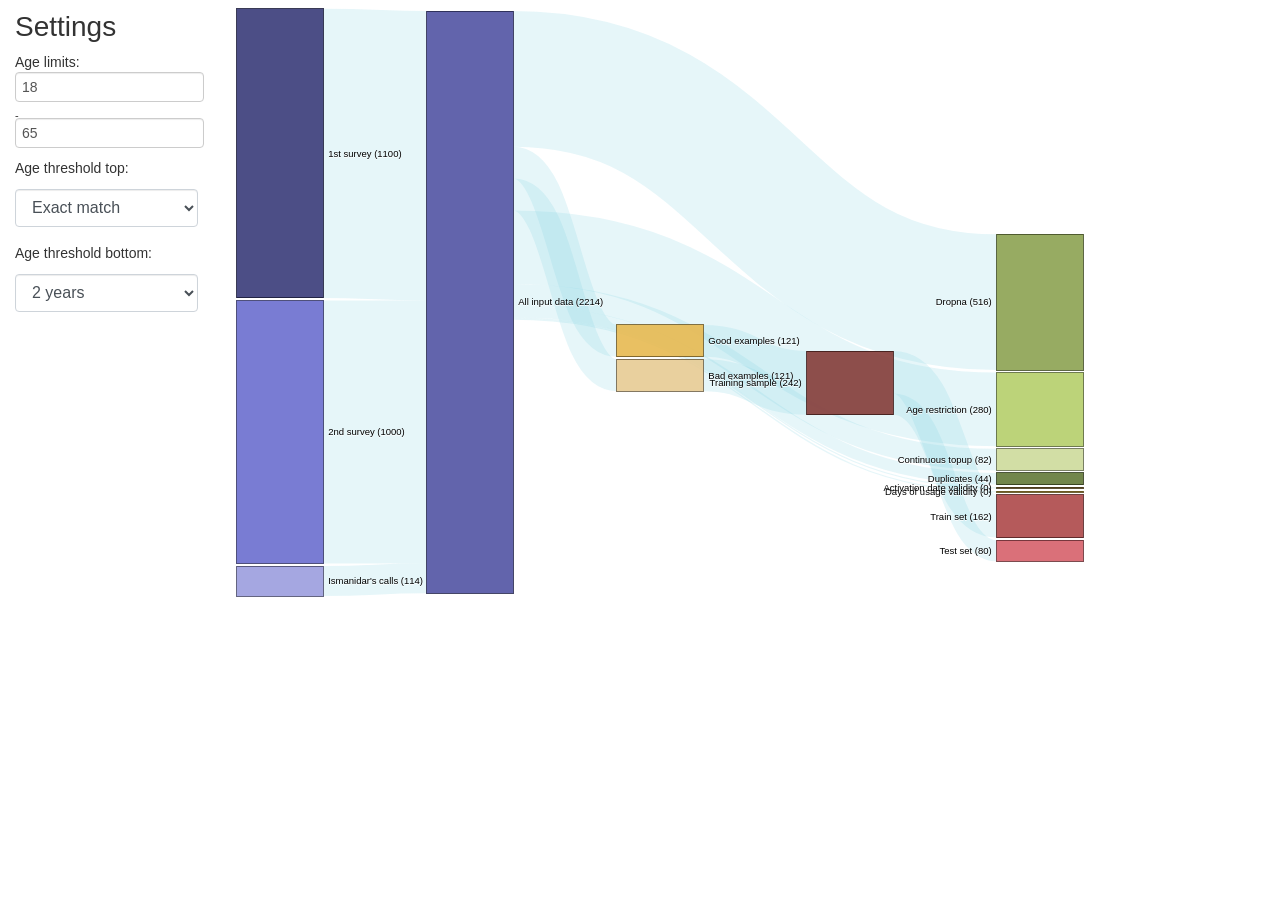
<file: sankey/index.html>
<!DOCTYPE html>
<html>
	<head>
		<meta http-equiv="Content-Type" content="text/html;charset=utf-8">
		<meta name="viewport" content="width=device-width, initial-scale=1.0" />

		<!-- CSS -->
		<link rel="stylesheet" href="https://stackpath.bootstrapcdn.com/bootstrap/4.3.1/css/bootstrap.min.css" integrity="sha384-ggOyR0iXCbMQv3Xipma34MD+dH/1fQ784/j6cY/iJTQUOhcWr7x9JvoRxT2MZw1T" crossorigin="anonymous">
		<link href="public/css/basic.css" rel="stylesheet" />
		<style>
			.container {
				max-width: 100%;
			}

			.settings {
				margin-top: 10px;
			}
		</style>

		<!-- Javascript -->
		<script type="text/javascript" src="public/js/vendor/d3.js"></script>
		<script type="text/javascript" src="public/js/vendor/sankey.js"></script>
	</head>
	<body>
		<div class="container">
			<div class="row">
				<div class="col-2 settings">
					<h3>Settings</h3>
					<div class="form-inline">
						<label>Age limits:</label><br/>
						<input type="number" value="18"> - <input type="number" value="65">
					</div>
					
					<div class="form-group">
						<label for="age_threshold_top">Age threshold top:</label><br/>
						<select class="form-control">
							<option>Exact match</option>
							<option>2 years</option>
							<option>5 years</option>
							<option>6 years</option>
							<option>7 years</option>
							<option>8 years</option>
							<option>9 years</option>
						</select>
					</div>

					<div class="form-group">
						<label for="age_threshold_top">Age threshold bottom:</label><br/>
						<select class="form-control">
							<option>2 years</option>
							<option>5 years</option>
							<option>6 years</option>
							<option>7 years</option>
							<option>8 years</option>
							<option>9 years</option>
							<option>10 years</option>
						</select>
					</div>
				
					<!--
					is_na, age, is_topup_continuous, activation_validity_date, days of usage validity
					-->
				</div>
				<div class="col-10">
					<div id="chart"></div>
				</div>
			</div>
		</div>

		<script>
			var margin = {top: 10, right: 10, bottom: 10, left: 10},
				width = 1000 - margin.left - margin.right,
				height = 700 - margin.top - margin.bottom;

			var formatNumber = d3.format(",.0f"), 
				format = function(d) { return formatNumber(d); },
				color = d3.scale.category20b();

			var svg = d3.select("#chart").append("svg")
				.attr("width", '100%')
				.attr("data-height", '0.5678')
				.attr("viewBox",'0 0 1200 900')
				.append("g")
				.attr("transform", "translate(" + margin.left + "," + margin.top + ")");

			var sankey = d3.sankey()
				.nodeWidth(100)
				.nodePadding(3)
				.size([width, height]);

			var path = sankey.link();

			var data = [
				{
					"source": "1st survey",
					"target": "All input data",
					"value": 1100
					
				},{
					"source": "2nd survey",
					"target": "All input data",
					"value": 1000
				},{
					"source": "Ismanidar's calls",
					"target": "All input data",
					"value": 114
					
				},

				// Output
				{
					"source": "All input data",
					"target": "Duplicates",
					"value": 44
				},
				{
					"source": "All input data",
					"target": "Dropna",
					"value": 516
				},
				{
					"source": "All input data",
					"target": "Age restriction",
					"value": 280
				},
				{
					"source": "All input data",
					"target": "Continuous topup",
					"value": 82
				},
				{
					"source": "All input data",
					"target": "Activation date validity",
					"value": 0
				},
				{
					"source": "All input data",
					"target": "Days of usage validity",
					"value": 0
				},

				// Training sample
				{
					"source": "All input data",
					"target": "Good examples",
					"value": 121
				},
				{
					"source": "All input data",
					"target": "Bad examples",
					"value": 121
				},
				{
					"source": "Good examples",
					"target": "Training sample",
					"value": 121
				},
				{
					"source": "Bad examples",
					"target": "Training sample",
					"value": 121
				},
				{
					"source": "Training sample",
					"target": "Train set",
					"value": 162
				},
				{
					"source": "Training sample",
					"target": "Test set",
					"value": 80
				},
			];

			var graph = {"nodes" : [], "links" : []};

			data.forEach(function (d) {
				graph.nodes.push({
					"name": d.source
				});

				graph.nodes.push({
					"name": d.target
				});

				graph.links.push({
						"source": d.source,
						"target": d.target,
						"value": (!d.value?5:+parseInt(d.value))
					});
			 });

			 // return only the distinct / unique nodes
			 graph.nodes = d3.keys(d3.nest()
				.key(function(d) { return d.name; })
				.map(graph.nodes));

			 // loop through each link replacing the text with its index from node
			 graph.links.forEach(function (d, i) {
				graph.links[i].source = graph.nodes.indexOf(graph.links[i].source);
				graph.links[i].target = graph.nodes.indexOf(graph.links[i].target);
			 });

			//now loop through each nodes to make nodes an array of objects
			//rather than an array of strings
			graph.nodes.forEach(function (d, i) {
				graph.nodes[i] = {
					"name": d
				};
			 });

			sankey
				.nodes(graph.nodes)
				.links(graph.links)
				.layout(30);

			// add in the links
			var link = svg.append("g").selectAll(".link")
				.data(graph.links)
				.enter().append("path")
				.attr("class", "link")
				.attr("d", path)
				.style("stroke-width", function(d) {
					return Math.max(1, d.dy);
				})
				.sort(function(a, b) {
					return b.dy - a.dy;
				});

			// add in the nodes
			var node = svg.append("g").selectAll(".node")
				.data(graph.nodes)
				.enter().append("g")
				.attr("class", "node")
				.attr("transform", function(d) { 
					return "translate(" + d.x + "," + d.y + ")"; })
				.call(
					d3.behavior.drag()
						.origin(function(d) {
							return d;
						})
						.on("dragstart", function() { 
							this.parentNode.appendChild(this);
						})
						.on("drag", dragmove)
				);

			// add the rectangles for the nodes
			node.append("rect")
				.attr("height", function(d) {
					return d.dy;
				})
				.attr("width", sankey.nodeWidth())
				.style("fill", function(d, i) { 
					return d.color = color(i);
				})
				.style("stroke", function(d) { 
					return d3.rgb(d.color).darker(2);
				});

			// add in the title for the nodes
			node.append("text")
				.attr("x", -6)
				.attr("y", function(d) { return d.dy / 2; })
				.attr("dy", ".35em")
				.attr("text-anchor", "end")
				.attr("transform", null)
				.text(function(d) {
					return d.name.charAt(0).toUpperCase()+d.name.slice(1)+" ("+(d.value<=5?0:d.value)+")";
				})
				.filter(function(d) { return d.x < width / 2; })
				.attr("x", 6 + sankey.nodeWidth())
				.attr("text-anchor", "start");

			// the function for moving the nodes
			function dragmove(d) {
				d3.select(this).attr("transform", 
					"translate(" + d.x + "," + (
							d.y = Math.max(0, Math.min(height - d.dy, d3.event.y))
						) + ")");
				sankey.relayout();
				link.attr("d", path);
			}
		</script>
	</body>
</html>
</file>
<file: sankey/public/css/basic.css>
media="screen"
.form-search label, .form-inline label, .form-search .btn-group, .form-inline .btn-group {
  display: inline-block;
}
label {
  display: block;
  margin-bottom: 5px;
}

media="screen"
label, input, button, select, textarea {
  font-size: 14px;
  font-weight: normal;
  line-height: 20px;
}
media="screen"
label, select, button, input[type="button"], input[type="reset"], input[type="submit"], input[type="radio"], input[type="checkbox"] {
  cursor: pointer;
}

body {
  margin: 0;
  font-family: "Helvetica Neue",Helvetica,Arial,sans-serif;
  font-size: 11px;
  line-height: 6px;
  color: #333;
  background-color: #fff;
}

media="screen"
.form-search input, .form-inline input, .form-horizontal input, .form-search textarea, .form-inline textarea, .form-horizontal textarea, .form-search select, .form-inline select, .form-horizontal select, .form-search .help-inline, .form-inline .help-inline, .form-horizontal .help-inline, .form-search .uneditable-input, .form-inline .uneditable-input, .form-horizontal .uneditable-input, .form-search .input-prepend, .form-inline .input-prepend, .form-horizontal .input-prepend, .form-search .input-append, .form-inline .input-append, .form-horizontal .input-append {
  display: inline-block;
  margin-bottom: 0;
  vertical-align: middle;
}


input, textarea, select, .uneditable-input {
  margin-left: 0;
}

input[type="text"], textarea, select, .uneditable-input {
  width: 50%;
  display: block;
  margin : 0 auto;
}
input, button, select, textarea {
  font-family: "Helvetica Neue",Helvetica,Arial,sans-serif;
}

label, input, button, select, textarea {
  font-size: 14px;
  font-weight: normal;
  line-height: 20px;
}

.right_class {
    min-height: 494px;
    line-height: 20px;
}

textarea, select, input[type="text"], input[type="password"], input[type="datetime"], input[type="datetime-local"], input[type="date"], input[type="month"], input[type="time"], input[type="week"], input[type="number"], input[type="email"], input[type="url"], input[type="search"], input[type="tel"], input[type="color"], .uneditable-input {
  background-color: #fff;
  border: 1px solid #ccc;
  -webkit-box-shadow: inset 0 1px 1px rgba(0,0,0,0.075);
  -moz-box-shadow: inset 0 1px 1px rgba(0,0,0,0.075);
  box-shadow: inset 0 1px 1px rgba(0,0,0,0.075);
  -webkit-transition: border linear .2s,box-shadow linear .2s;
  -moz-transition: border linear .2s,box-shadow linear .2s;
  -o-transition: border linear .2s,box-shadow linear .2s;
  transition: border linear .2s,box-shadow linear .2s;
   display: inline-block;
  height: 30px;
  padding: 4px 6px;
  margin-bottom: 10px;
  font-size: 14px;
  line-height: 20px;
  color: #555;
  vertical-align: middle;
  -webkit-border-radius: 4px;
  -moz-border-radius: 4px;
  border-radius: 4px;

}


media="screen"
.form-search input, .form-inline input, .form-horizontal input, .form-search textarea, .form-inline textarea, .form-horizontal textarea, .form-search select, .form-inline select, .form-horizontal select, .form-search .help-inline, .form-inline .help-inline, .form-horizontal .help-inline, .form-search .uneditable-input, .form-inline .uneditable-input, .form-horizontal .uneditable-input, .form-search .input-prepend, .form-inline .input-prepend, .form-horizontal .input-prepend, .form-search .input-append, .form-inline .input-append, .form-horizontal .input-append {
  display: inline-block;
  margin-bottom: 0;
  vertical-align: middle;
}
.header-style
{
background-color:black;
}
.header-logo
{
    padding: 30px 0px 36px 8px;
}
.node rect {
  cursor: move;
  fill-opacity: .9;
  shape-rendering: crispEdges;
}
.node text {
  pointer-events: none;
  text-shadow: 0 1px 0 #fff;
}
.panel-heading h2
{
    color: #FFF;
    font-weight: 300;
    font-size: 26px;
}
.link {
  fill: none;
  stroke: #81CFE0;
  stroke-opacity: .2;
}
.link:hover {
  stroke-opacity: .5;
}
.inner-page-style
{
margin-top:50px;
}
.panel-heading1
{
    text-transform: uppercase;
    background-color: #6BB9F0;
    padding: 6px 0px 15px 0px;
	text-align:center;
}
.panel-heading
{
    text-transform: uppercase;
    background-color: #6BB9F0;
    padding: 3px 0px 12px 0px;
	text-align:center;
	margin-top:3px;
	
}
.panel-heading1 h2
{
    color: white;
    font-size: 20px;
}
</file>
